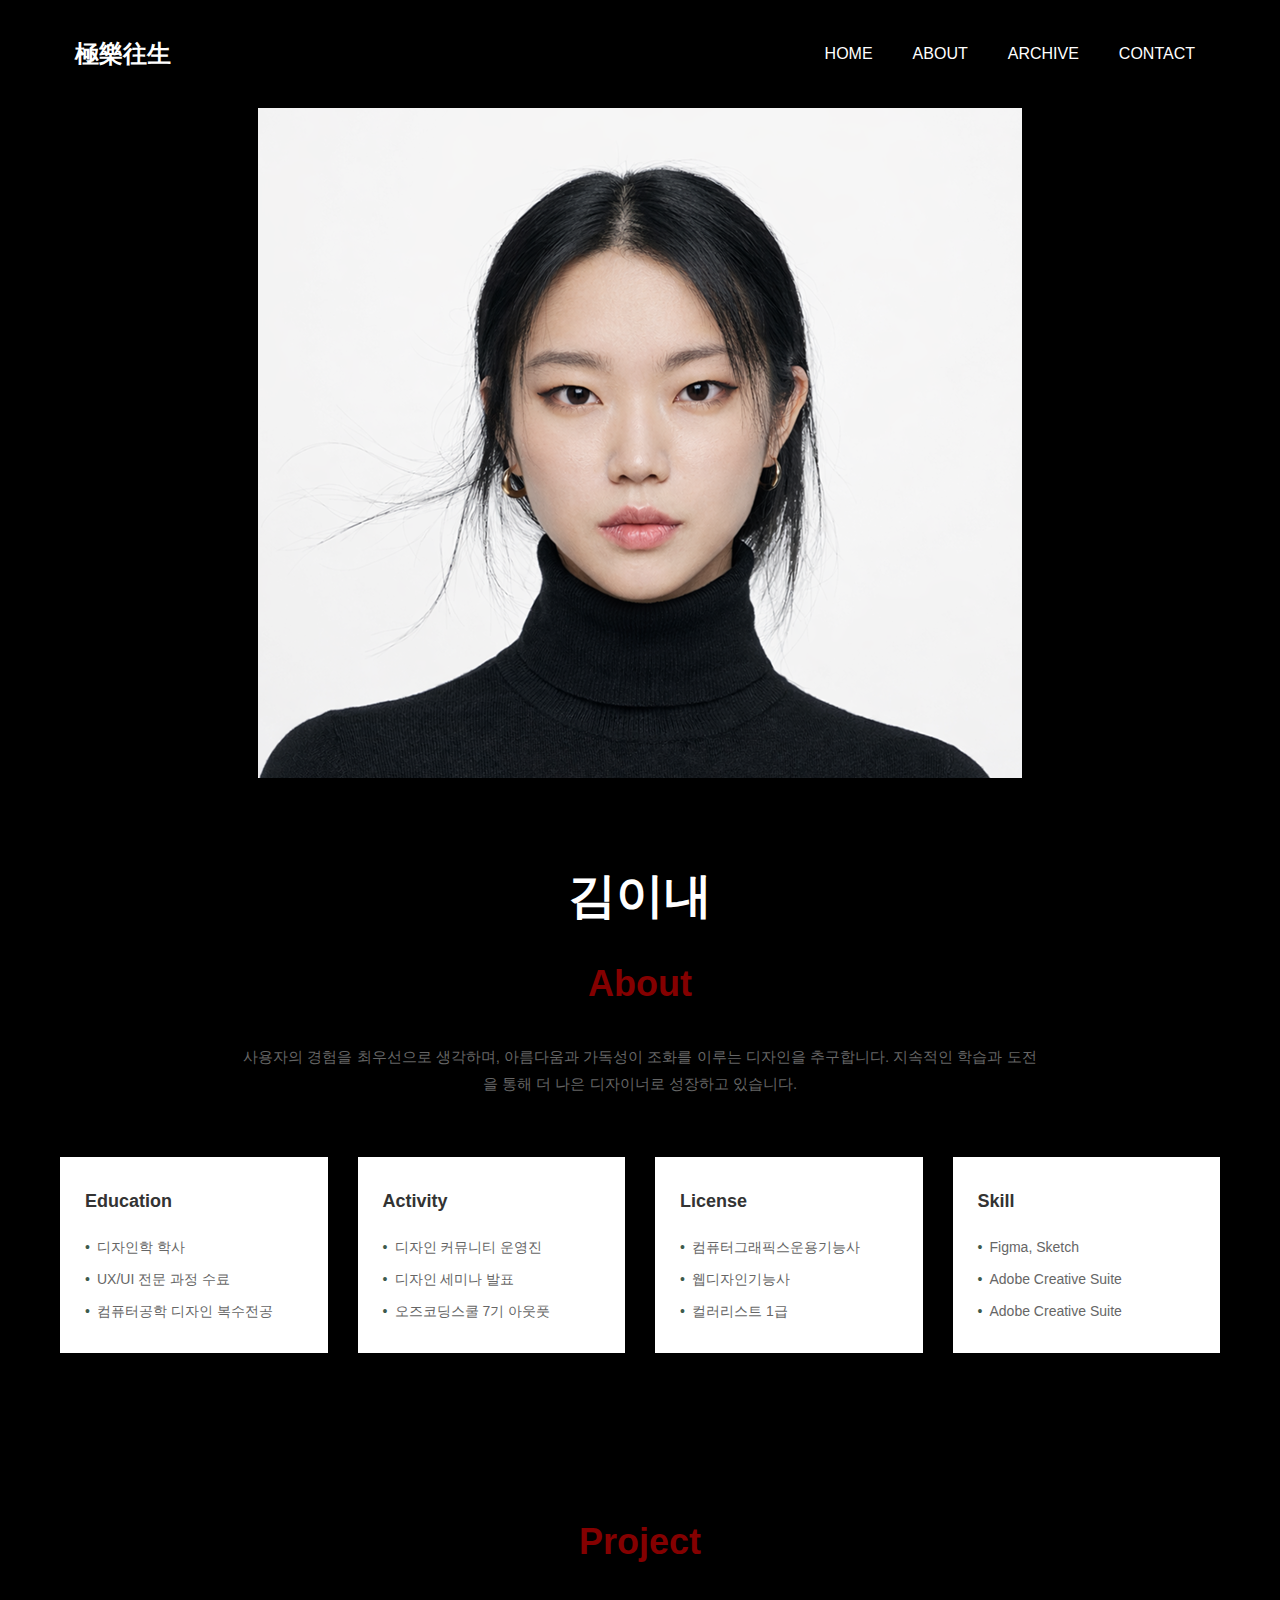
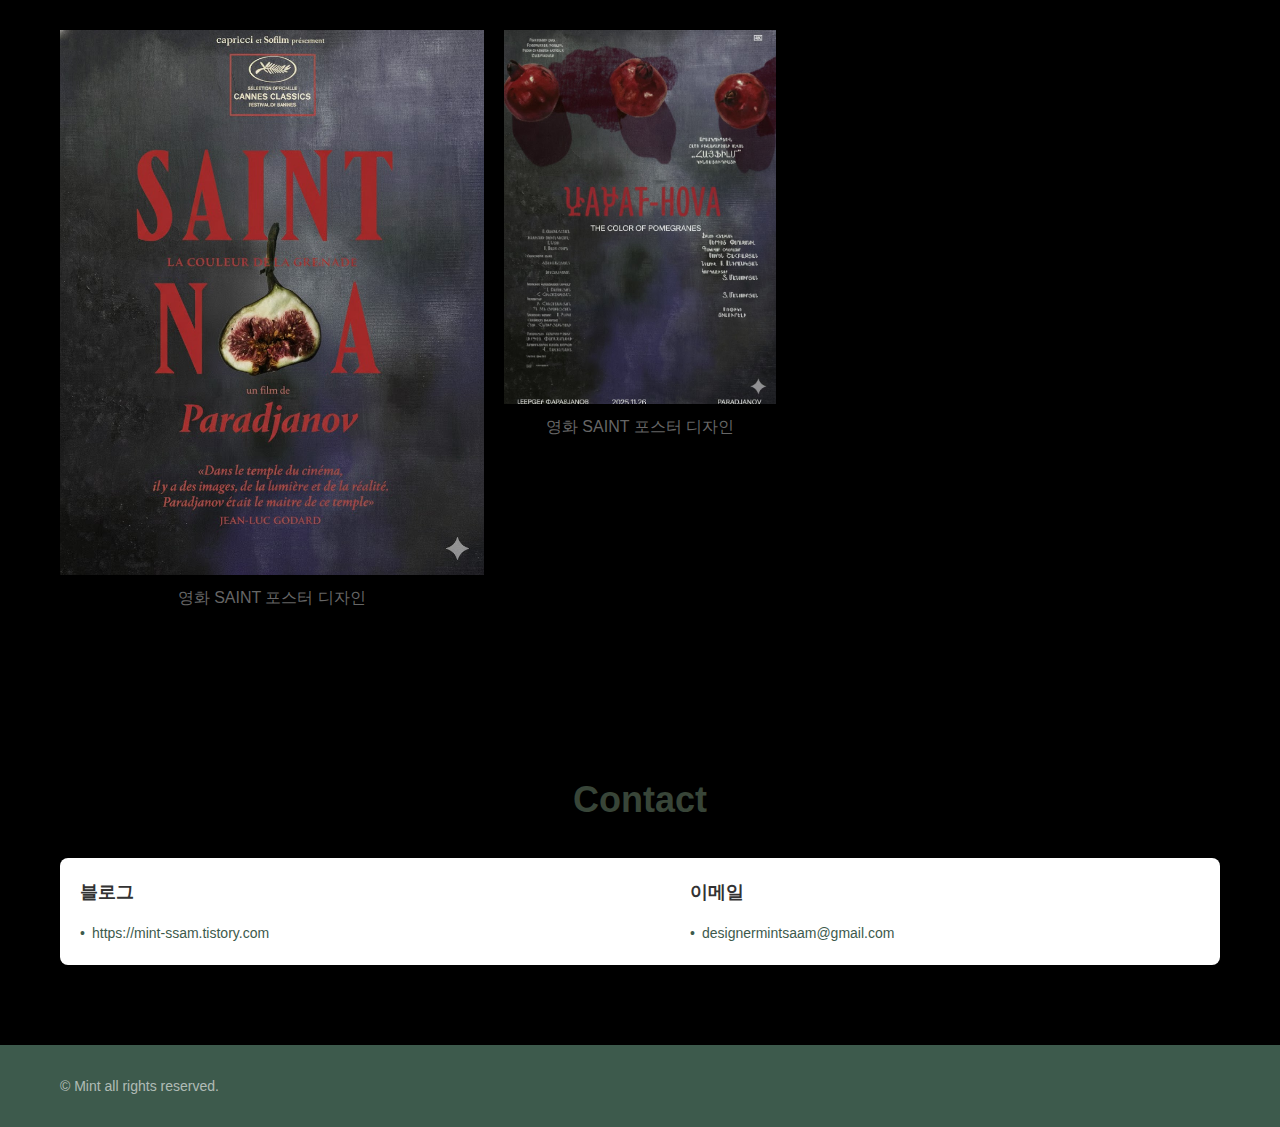
<file: index.html>
<!DOCTYPE html>
<html lang="ko">
<head>
    <meta charset="UTF-8">
    <meta name="viewport" content="width=device-width, initial-scale=1.0">
    <title>極樂往生</title>
    <link rel="stylesheet" href="style.css">


    <style>
        .nav
        {background: black;
         padding: 15px ;
         display: flex;
         justify-content: space-between;
         align-items: center;}

         .nav-logo
         {color: white;
          font-size: 24px;
          font-weight: bold;}

        .nav-menu
        {display: flex;
         gap: 20px;}

         .nav-item
         {color: white;
          text-decoration: none;
          padding: 5px 10px;}

    </style>
</head>
<body>
    <!-- Header -->
    <header class="header">

         <nav class="nav">
        <div class="nav-logo">極樂往生</div>
        <div class="nav-menu">
            <a href="#" class="nav-item">HOME</a>
            <a href="#" class="nav-item">ABOUT</a>
            <a href="#" class="nav-item">ARCHIVE</a>
            <a href="#" class="nav-item">CONTACT</a>
        </div>
    </nav>
    </header>

    <!-- Hero Section -->
    <section id="home" class="hero">
        <img src="images/hero_image.png" alt="고양이 백꼬막">
        <div class="hero-text">
            
        </div>
    </section>


    <!-- About Section -->
    <section id="about" class="about">
        <h1>김이내</h1>
        <h2>About</h2>
        <p class="about-intro">
            사용자의 경험을 최우선으로 생각하며, 아름다움과 가독성이 조화를 이루는 디자인을 추구합니다. 
            지속적인 학습과 도전을 통해 더 나은 디자이너로 성장하고 있습니다.
        </p>
        
        <div class="about-details">
            <section class="about-card">
                <h3>Education</h3>
                <ul>
                    <li>디자인학 학사</li>
                    <li>UX/UI 전문 과정 수료</li>
                    <li>컴퓨터공학 디자인 복수전공</li>
                </ul>
            </section>

            <section class="about-card">
                <h3>Activity</h3>
                <ul>
                    <li>디자인 커뮤니티 운영진</li>
                    <li>디자인 세미나 발표</li>
                    <li>오즈코딩스쿨 7기 아웃풋</li>
                </ul>
            </section>

            <section class="about-card">
                <h3>License</h3>
                <ul>
                    <li>컴퓨터그래픽스운용기능사</li>
                    <li>웹디자인기능사</li>
                    <li>컬러리스트 1급</li>
                </ul>
            </section>

            <section class="about-card">
                <h3>Skill</h3>
                <ul>
                    <li>Figma, Sketch</li>
                    <li>Adobe Creative Suite</li>
                    <li>Adobe Creative Suite</li>
                </ul>
            </section>
        </div>
    </section>

    <!-- Project Section -->
<section class="project">
  <h2>Project</h2>

  <div class="img-row">
    <a class="project-link" href="project_01_.html">
     <figure>
        <img src="images/project_01.png" alt="SAINT">
        <figcaption>영화 SAINT 포스터 디자인</figcaption>
    </figure>
       
    
    
    </a>
    <figure>  
        <a class="project-link" href="project_02_.html">
      
        <img src="images/project_02.png" alt="여행 웹페이지 계산 디자인 프로젝트">
        <figcaption>영화 SAINT 포스터 디자인</figcaption>
      
    </figure>

    
    </a>
  </div>
</section>


        </div>
    </section>

    <!-- Contact Section -->
    <section id="contact" class="contact">
        <h2>Contact</h2>
        
        <div class="contact-container">
            <section class="contact-item">
                <h3>블로그</h3>
                <ul>
                    <li><a href="https://mint-ssam.tistory.com">https://mint-ssam.tistory.com</a></li>
                </ul>
            </section>

            <section class="contact-item">
                <h3>이메일</h3>
                <ul>
                    <li><a href="mailto:designermintsaam@gmail.com">designermintsaam@gmail.com</a></li>
                </ul>
            </section>
        </div>
    </section>

    <!-- Footer -->
    <footer>
        <p>&copy; Mint all rights reserved.</p>
    </footer>
</body>
</html>
</file>
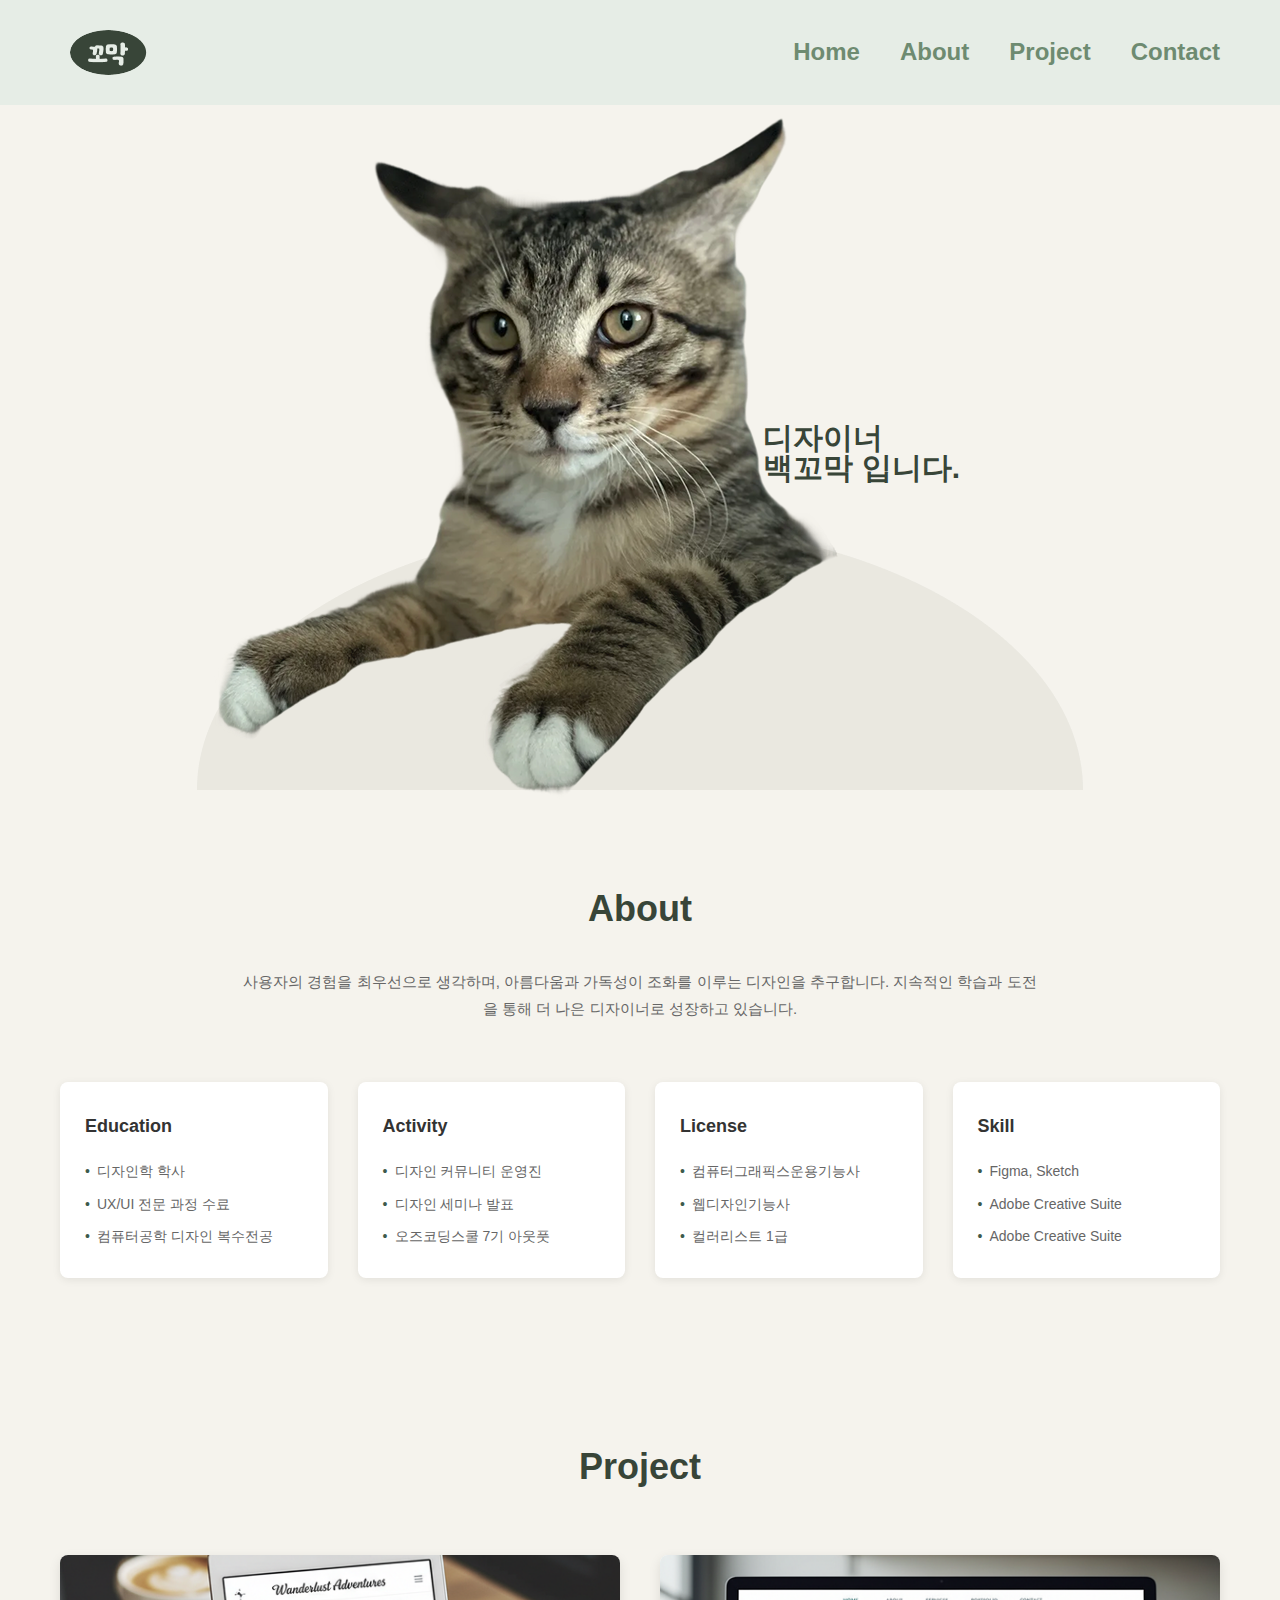
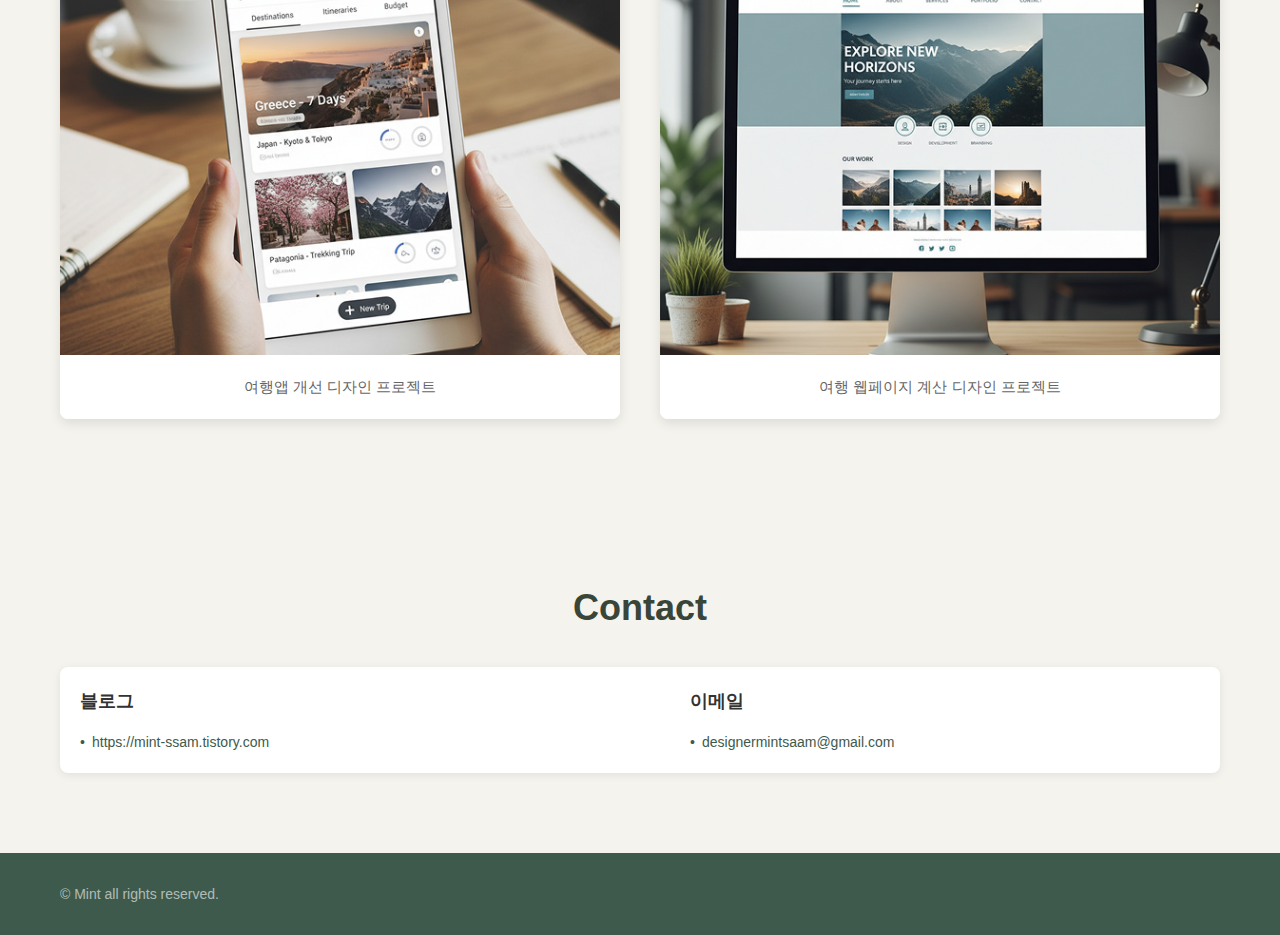
<file: 최종실습예시/index.html>
<!DOCTYPE html>
<html lang="ko">
<head>
    <meta charset="UTF-8">
    <meta name="viewport" content="width=device-width, initial-scale=1.0">
    <title>백꼬막 - 디자이너 포트폴리오</title>
    <link rel="stylesheet" href="style.css">
</head>
<body>
    <!-- Header -->
    <header>
        <div class="logo">
            <a href="index.html"><img src="images/logo.png" alt="꼬막로고"></a>
        </div>
        <nav>
            <ul>
                <li><a href="#home">Home</a></li>
                <li><a href="#about">About</a></li>
                <li><a href="#project">Project</a></li>
                <li><a href="#contact">Contact</a></li>
            </ul>
        </nav>
    </header>

    <!-- Hero Section -->
    <section id="home" class="hero">
        <img src="images/cat-hero.png" alt="고양이 백꼬막">
        <div class="hero-text">
            <p>디자이너</p>
            <p>백꼬막 입니다.</p>
        </div>
    </section>


    <!-- About Section -->
    <section id="about" class="about">
        <h2>About</h2>
        <p class="about-intro">
            사용자의 경험을 최우선으로 생각하며, 아름다움과 가독성이 조화를 이루는 디자인을 추구합니다. 
            지속적인 학습과 도전을 통해 더 나은 디자이너로 성장하고 있습니다.
        </p>
        
        <div class="about-details">
            <section class="about-card">
                <h3>Education</h3>
                <ul>
                    <li>디자인학 학사</li>
                    <li>UX/UI 전문 과정 수료</li>
                    <li>컴퓨터공학 디자인 복수전공</li>
                </ul>
            </section>

            <section class="about-card">
                <h3>Activity</h3>
                <ul>
                    <li>디자인 커뮤니티 운영진</li>
                    <li>디자인 세미나 발표</li>
                    <li>오즈코딩스쿨 7기 아웃풋</li>
                </ul>
            </section>

            <section class="about-card">
                <h3>License</h3>
                <ul>
                    <li>컴퓨터그래픽스운용기능사</li>
                    <li>웹디자인기능사</li>
                    <li>컬러리스트 1급</li>
                </ul>
            </section>

            <section class="about-card">
                <h3>Skill</h3>
                <ul>
                    <li>Figma, Sketch</li>
                    <li>Adobe Creative Suite</li>
                    <li>Adobe Creative Suite</li>
                </ul>
            </section>
        </div>
    </section>

    <!-- Project Section -->
    <section id="project" class="project">
        <h2>Project</h2>
        
        <div class="project-container">
            <section class="project-item">
                <figure>
                    <img src="images/project1.png" alt="여행앱 개선 디자인 프로젝트">
                    <figcaption>여행앱 개선 디자인 프로젝트</figcaption>
                </figure>
            </section>

            <section class="project-item">
                <figure>
                    <img src="images/project2.png" alt="여행 웹페이지 계산 디자인 프로젝트">
                    <figcaption>여행 웹페이지 계산 디자인 프로젝트</figcaption>
                </figure>
            </section>
        </div>
    </section>

    <!-- Contact Section -->
    <section id="contact" class="contact">
        <h2>Contact</h2>
        
        <div class="contact-container">
            <section class="contact-item">
                <h3>블로그</h3>
                <ul>
                    <li><a href="https://mint-ssam.tistory.com">https://mint-ssam.tistory.com</a></li>
                </ul>
            </section>

            <section class="contact-item">
                <h3>이메일</h3>
                <ul>
                    <li><a href="mailto:designermintsaam@gmail.com">designermintsaam@gmail.com</a></li>
                </ul>
            </section>
        </div>
    </section>

    <!-- Footer -->
    <footer>
        <p>&copy; Mint all rights reserved.</p>
    </footer>
</body>
</html>
</file>
<file: style.css>
/* Reset & Base Styles */
* {
    margin: 0;
    padding: 0;
    box-sizing: border-box;
}

body {
    font-family: -apple-system, BlinkMacSystemFont, 'Segoe UI', 'Malgun Gothic', sans-serif;
    line-height: 1.6;
    color: black;
    background-color: black;
}

a {
    text-decoration: none;
    color: inherit;
}

ul {
    list-style: none;
}

img {
    max-width: 100%;
    height: auto;
    display: block;
}

/* Header */
.header {
    display: flex;
    justify-content: space-between;
    align-items: center;
    padding: 20px 60px;
    background-color: black;

}


        .nav
        {background: #000000;
         width: 100%;
         padding: 15px ;
         display: flex;
         justify-content: space-between;
         align-items: center;}

        .nav-logo
        {color: white;
         font-size: 40px;
         font-weight: bold;}

        .nav-menu
        {display: flex;
         gap: 20px;}

        .nav-item
        {color: white;
         text-decoration: none;
         padding: 5px 10px;}


nav a:hover {
    color: #3d5a4c;
}
.nav
        {background: #000000;
         padding: 15px 20px;
         display: flex;
         justify-content: space-between;
         align-items: center;}

        .nav-logo
        {color: white;
         font-size: 40px;
         font-weight: bold;}

        .nav-menu
        {display: flex;
         gap: 20px;}

        .nav-item
        {color: white;
         text-decoration: none;
         padding: 5px 10px;}
        

/* Hero Section */
.hero {
    display: flex;
    justify-content: center;
    align-items: center;
    padding: 0px 60px;
    background-color: black;
    position: relative;
}

.hero img {
    max-width: 764px;
    width: 100%;
}

.hero-text {
    position: absolute;
    right: 25%;
    top: 50%;
    transform: translateY(-50%);
    font-size: 30px;
    font-weight: 900;
    color: #384538;
    line-height: 1;
}

/* About Section */
.about {
    padding: 80px 60px;
    background-color: black;
}

.about h1{
    text-align: center;
    font-size: 48px;
    margin-bottom: 20px;
    color: white;
    font-weight: bold;
}

.about h2 {
    text-align: center;
    font-size: 36px;
    margin-bottom: 30px;
    color: rgb(132, 0, 0);
    font-weight: 700;
}

.about-intro {
    text-align: center;
    max-width: 800px;
    margin: 0 auto 60px;
    font-size: 15px;
    color: #666;
    line-height: 1.8;
}

.about-details {
    display: grid;
    grid-template-columns: repeat(4, 1fr);
    gap: 30px;
    max-width: 1200px;
    margin: 0 auto;
}

.about-card {
    background-color: #fff;
    padding: 30px 25px;
    border-radius: 0;
    box-shadow: 0 2px 8px rgba(0, 0, 0, 0.08);
}

.about-card h3 {
    font-size: 18px;
    margin-bottom: 20px;
    color: #333;
    font-weight: 600;
}

.about-card ul {
    display: flex;
    flex-direction: column;
    gap: 10px;
}

.about-card li {
    font-size: 14px;
    color: #666;
    padding-left: 12px;
    position: relative;
}

.about-card li::before {
    content: "•";
    position: absolute;
    left: 0;
    color: #3d5a4c;
}

/* Project Section */
.project {
    padding: 80px 60px;
    background-color: black;
}

.project h2 {
    text-align: center;
    font-size: 36px;
    margin-bottom: 60px;
    color: rgb(132, 0, 0);
    font-weight: 700;
}

.project-container {
    display: grid;
    grid-template-columns: repeat(2, 1fr);
    gap: 40px;
    max-width: 740px;
    max-height: auto;
    margin: 0 auto;
}

.project-item figure {
    background-color: #fff;
    border-radius: none;
    overflow: hidden;
    box-shadow: 0 4px 12px rgba(0, 0, 0, 0.1);
    transition: transform 0.3s;
}

.project-item figure:hover {
    transform: translateY(-8px);
}

.project-item img {
    width: 100%;
    height: 560px;
    object-fit: contain;
    background: #000000;
    display: block;
}

.project-item figcaption {
    padding: 20px;
    text-align: center;
    font-size: 15px;
    color: #666;
    background-color: black;
}

/* Contact Section */
.contact {
    padding: 80px 60px;
    background-color: black;
}

.contact h2 {
    text-align: center;
    font-size: 36px;
    margin-bottom: 30px;
    color: #384538;
    font-weight: 700;
    
}

.contact-container {
    display: grid;
    grid-template-columns: repeat(2, 1fr);
    background-color: #fff;
    border-radius: 8px;
    padding: 20px;
    gap: 100px;
    box-shadow: 0 2px 8px rgba(0, 0, 0, 0.08);
    margin: 0 auto;
}

.contact-item h3 {
    font-size: 18px;
    margin-bottom: 15px;
    color: #333;
    font-weight: 600;
}

.contact-item ul {
    display: flex;
    flex-direction: column;
    gap: 8px;
}

.contact-item li {
    font-size: 14px;
    color: #666;
    padding-left: 12px;
    position: relative;
}

.contact-item li::before {
    content: "•";
    position: absolute;
    left: 0;
    color: #3d5a4c;
}

.contact-item a {
    color: #3d5a4c;
    transition: opacity 0.3s;
}

.contact-item a:hover {
    opacity: 0.7;
}

/* Footer */
footer {
    background-color: #3d5a4c;
    color: rgba(255, 255, 255, 0.6);
    text-align: left;
    padding: 30px 60px;
    font-size: 14px;
}

/* Responsive Design */
@media (max-width: 1024px) {
    .about-details {
        grid-template-columns: repeat(2, 1fr);
    }
    
    .project-container {
        grid-template-columns: 1fr;
    }
}

@media (max-width: 768px) {
    header {
        flex-direction: column;
        gap: 20px;
        padding: 20px 30px;
    }
    
    nav ul {
        gap: 20px;
    }
    
    .hero {
        flex-direction: column;
        padding: 40px 30px;
    }
    
    .hero-text {
        position: static;
        transform: none;
        margin-top: 20px;
        text-align: center;
    }
    
    .about-details {
        grid-template-columns: 1fr;
    }
    
    .contact-container {
        grid-template-columns: 1fr;
    }
    
    .about,
    .project,
    .contact {
        padding: 60px 30px;
    }
}
    .img-row{
  display: flex;
  justify-content: center;
  gap: 20px;    
  width: 100%;          /* 진짜 붙이려면 0, 띄우려면 20px */
}

.project-link{
  width: 100%;
  display: block;
}

.project-link img{
  width: 100%;
  height: auto;
  display: block;
}

.project-link figure{
  margin: 0;
}

.project-link figcaption{
  text-align: center;
  margin-top: 10px;
  color: #666;
}
</file>
<file: 최종실습예시/style.css>
/* Reset & Base Styles */
* {
    margin: 0;
    padding: 0;
    box-sizing: border-box;
}

body {
    font-family: -apple-system, BlinkMacSystemFont, 'Segoe UI', 'Malgun Gothic', sans-serif;
    line-height: 1.6;
    color: #333;
    background-color: #F6F8F6;
}

a {
    text-decoration: none;
    color: inherit;
}

ul {
    list-style: none;
}

img {
    max-width: 100%;
    height: auto;
    display: block;
}

/* Header */
header {
    display: flex;
    justify-content: space-between;
    align-items: center;
    padding: 20px 60px;
    background-color: #E6EDE6;
}

.logo img {
    border-radius: 50%;
    padding: 10px;
}

nav ul {
    
    display: flex;
    gap: 40px;
}

nav a {
    font-weight: 900;
    font-size: 24px;
    color: #6E8B71;
    transition: color 0.3s;
}

nav a:hover {
    color: #3d5a4c;
}

/* Hero Section */
.hero {
    display: flex;
    justify-content: center;
    align-items: center;
    padding: 0px 60px;
    background-color: #f5f3ed;
    position: relative;
}

.hero img {
    max-width: 886px;
    width: 100%;
}

.hero-text {
    position: absolute;
    right: 25%;
    top: 50%;
    transform: translateY(-50%);
    font-size: 30px;
    font-weight: 900;
    color: #384538;
    line-height: 1;
}

/* About Section */
.about {
    padding: 80px 60px;
    background-color: #f5f3ed;
}

.about h2 {
    text-align: center;
    font-size: 36px;
    margin-bottom: 30px;
    color: #384538;
    font-weight: 700;
}

.about-intro {
    text-align: center;
    max-width: 800px;
    margin: 0 auto 60px;
    font-size: 15px;
    color: #666;
    line-height: 1.8;
}

.about-details {
    display: grid;
    grid-template-columns: repeat(4, 1fr);
    gap: 30px;
    max-width: 1200px;
    margin: 0 auto;
}

.about-card {
    background-color: #fff;
    padding: 30px 25px;
    border-radius: 8px;
    box-shadow: 0 2px 8px rgba(0, 0, 0, 0.08);
}

.about-card h3 {
    font-size: 18px;
    margin-bottom: 20px;
    color: #333;
    font-weight: 600;
}

.about-card ul {
    display: flex;
    flex-direction: column;
    gap: 10px;
}

.about-card li {
    font-size: 14px;
    color: #666;
    padding-left: 12px;
    position: relative;
}

.about-card li::before {
    content: "•";
    position: absolute;
    left: 0;
    color: #3d5a4c;
}

/* Project Section */
.project {
    padding: 80px 60px;
    background-color: #f5f3ed;
}

.project h2 {
    text-align: center;
    font-size: 36px;
    margin-bottom: 60px;
    color: #384538;
    font-weight: 700;
}

.project-container {
    display: grid;
    grid-template-columns: repeat(2, 1fr);
    gap: 40px;
    max-width: 1200px;
    margin: 0 auto;
}

.project-item figure {
    background-color: #fff;
    border-radius: 8px;
    overflow: hidden;
    box-shadow: 0 4px 12px rgba(0, 0, 0, 0.1);
    transition: transform 0.3s;
}

.project-item figure:hover {
    transform: translateY(-8px);
}

.project-item img {
    width: 100%;
    height: 400px;
    object-fit: cover;
}

.project-item figcaption {
    padding: 20px;
    text-align: center;
    font-size: 15px;
    color: #666;
    background-color: #fff;
}

/* Contact Section */
.contact {
    padding: 80px 60px;
    background-color: #f5f3ed;
}

.contact h2 {
    text-align: center;
    font-size: 36px;
    margin-bottom: 30px;
    color: #384538;
    font-weight: 700;
    
}

.contact-container {
    display: grid;
    grid-template-columns: repeat(2, 1fr);
    background-color: #fff;
    border-radius: 8px;
    padding: 20px;
    gap: 100px;
    box-shadow: 0 2px 8px rgba(0, 0, 0, 0.08);
    margin: 0 auto;
}

.contact-item h3 {
    font-size: 18px;
    margin-bottom: 15px;
    color: #333;
    font-weight: 600;
}

.contact-item ul {
    display: flex;
    flex-direction: column;
    gap: 8px;
}

.contact-item li {
    font-size: 14px;
    color: #666;
    padding-left: 12px;
    position: relative;
}

.contact-item li::before {
    content: "•";
    position: absolute;
    left: 0;
    color: #3d5a4c;
}

.contact-item a {
    color: #3d5a4c;
    transition: opacity 0.3s;
}

.contact-item a:hover {
    opacity: 0.7;
}

/* Footer */
footer {
    background-color: #3d5a4c;
    color: rgba(255, 255, 255, 0.6);
    text-align: left;
    padding: 30px 60px;
    font-size: 14px;
}

/* Responsive Design */
@media (max-width: 1024px) {
    .about-details {
        grid-template-columns: repeat(2, 1fr);
    }
    
    .project-container {
        grid-template-columns: 1fr;
    }
}

@media (max-width: 768px) {
    header {
        flex-direction: column;
        gap: 20px;
        padding: 20px 30px;
    }
    
    nav ul {
        gap: 20px;
    }
    
    .hero {
        flex-direction: column;
        padding: 40px 30px;
    }
    
    .hero-text {
        position: static;
        transform: none;
        margin-top: 20px;
        text-align: center;
    }
    
    .about-details {
        grid-template-columns: 1fr;
    }
    
    .contact-container {
        grid-template-columns: 1fr;
    }
    
    .about,
    .project,
    .contact {
        padding: 60px 30px;
    }
}
</file>
